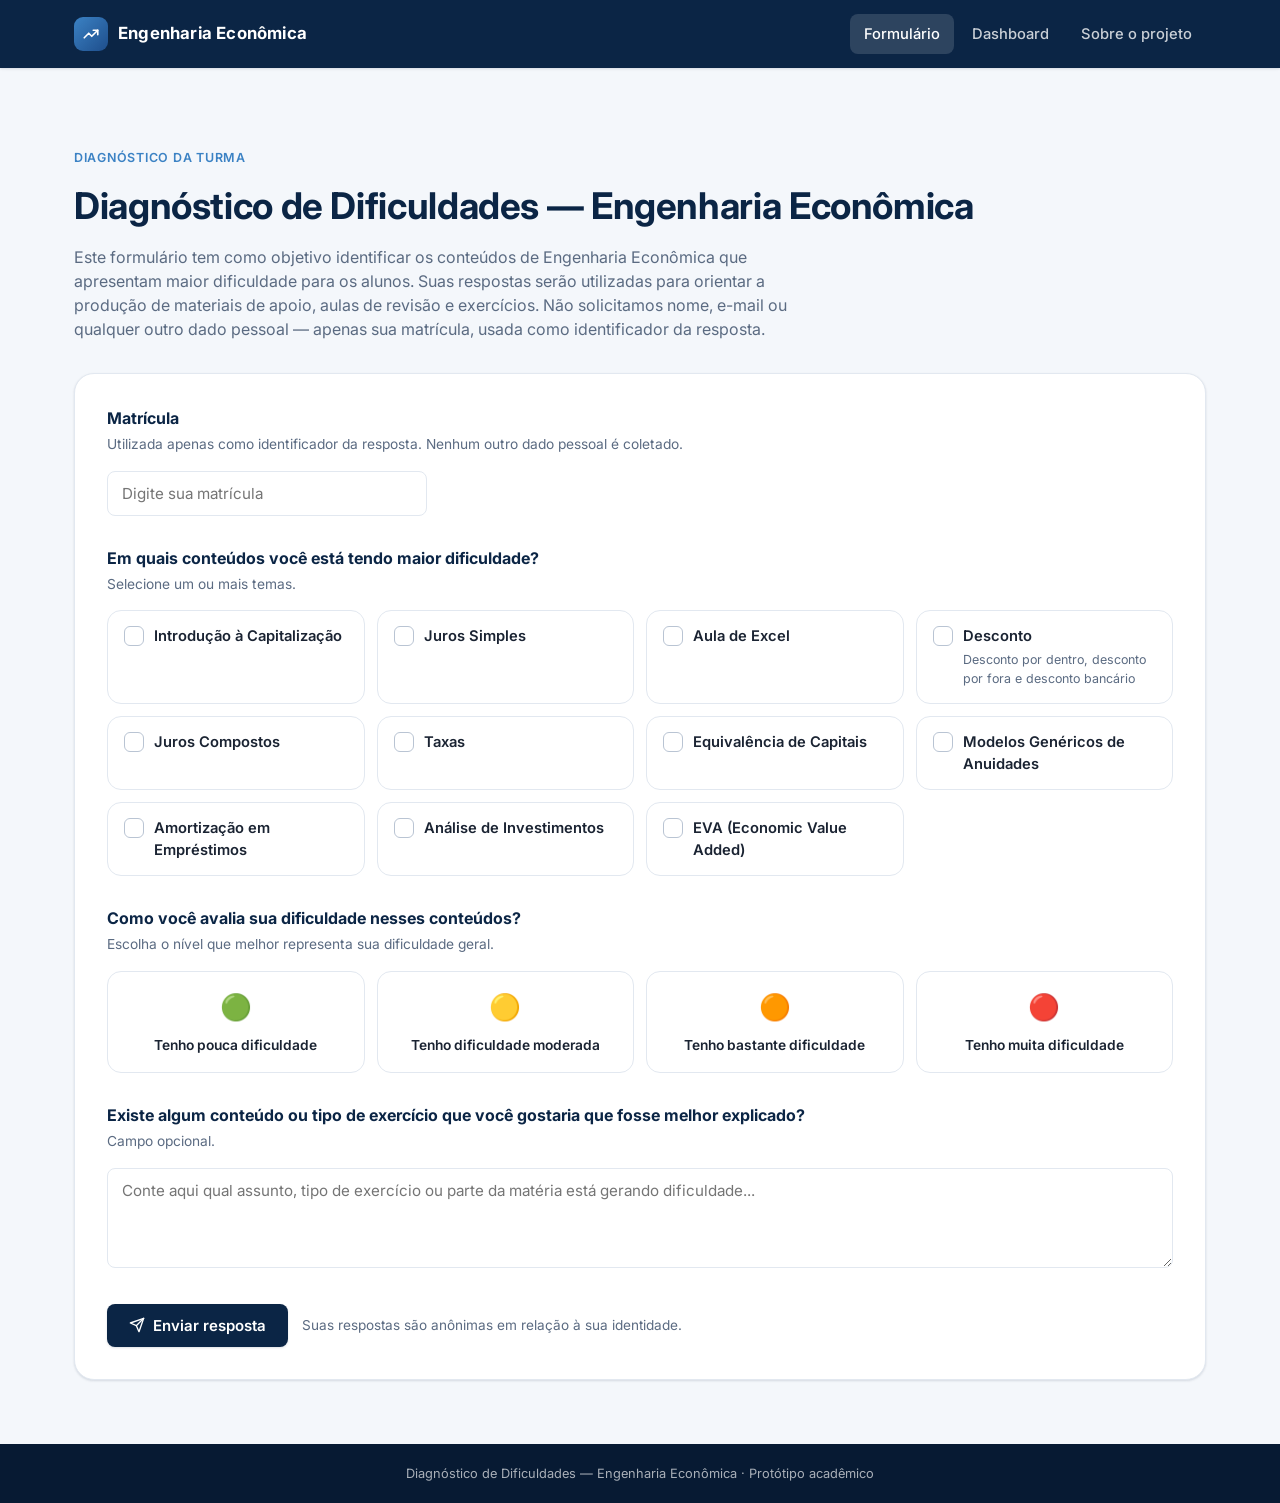
<file: index.html>
<!DOCTYPE html>
<html lang="pt-BR">
<head>
  <meta charset="UTF-8" />
  <meta name="viewport" content="width=device-width, initial-scale=1.0" />
  <title>Diagnóstico de Dificuldades — Engenharia Econômica</title>
  <link rel="preconnect" href="https://fonts.googleapis.com" />
  <link rel="preconnect" href="https://fonts.gstatic.com" crossorigin />
  <link href="https://fonts.googleapis.com/css2?family=Inter:wght@400;500;600;700;800&display=swap" rel="stylesheet" />
  <link rel="stylesheet" href="css/style.css" />
</head>
<body>
  <div class="page-shell">
    <nav class="navbar">
      <div class="container">
        <a href="index.html" class="navbar-brand">
          <span class="brand-icon">
            <svg width="18" height="18" viewBox="0 0 24 24" fill="none" xmlns="http://www.w3.org/2000/svg">
              <path d="M3 17L9 11L13 15L21 7" stroke="white" stroke-width="2.2" stroke-linecap="round" stroke-linejoin="round"/>
              <path d="M15 7H21V13" stroke="white" stroke-width="2.2" stroke-linecap="round" stroke-linejoin="round"/>
            </svg>
          </span>
          Engenharia Econômica
        </a>
        <button class="navbar-toggle" id="navToggle" aria-label="Abrir menu">
          <svg width="24" height="24" viewBox="0 0 24 24" fill="none"><path d="M3 6h18M3 12h18M3 18h18" stroke="white" stroke-width="2" stroke-linecap="round"/></svg>
        </button>
        <div class="navbar-links" id="navLinks">
          <a href="index.html">Formulário</a>
          <a href="dashboard.html">Dashboard</a>
          <a href="sobre.html">Sobre o projeto</a>
        </div>
      </div>
    </nav>

    <main>
      <div class="container">
        <header class="page-header">
          <span class="eyebrow">Diagnóstico da turma</span>
          <h1>Diagnóstico de Dificuldades — Engenharia Econômica</h1>
          <p>
            Este formulário tem como objetivo identificar os conteúdos de Engenharia Econômica que
            apresentam maior dificuldade para os alunos. Suas respostas serão utilizadas para orientar
            a produção de materiais de apoio, aulas de revisão e exercícios. Não solicitamos nome, e-mail
            ou qualquer outro dado pessoal — apenas sua matrícula, usada como identificador da resposta.
          </p>
        </header>

        <form id="diagnosticoForm" class="card form-card" novalidate>
          <!-- Matrícula -->
          <div class="form-section">
            <h2 class="form-section-title">Matrícula</h2>
            <p class="form-section-hint">Utilizada apenas como identificador da resposta. Nenhum outro dado pessoal é coletado.</p>
            <div class="matricula-input-wrap">
              <input type="text" id="matricula" name="matricula" placeholder="Digite sua matrícula" autocomplete="off" />
              <div class="field-error-msg" id="matriculaError">Informe sua matrícula para enviar a resposta.</div>
            </div>
          </div>

          <!-- Temas -->
          <div class="form-section">
            <h2 class="form-section-title">Em quais conteúdos você está tendo maior dificuldade?</h2>
            <p class="form-section-hint">Selecione um ou mais temas.</p>
            <div class="theme-grid" id="themeGrid"></div>
            <div class="field-error-msg" id="temasError">Selecione pelo menos um tema.</div>
          </div>

          <!-- Nível de dificuldade -->
          <div class="form-section">
            <h2 class="form-section-title">Como você avalia sua dificuldade nesses conteúdos?</h2>
            <p class="form-section-hint">Escolha o nível que melhor representa sua dificuldade geral.</p>
            <div class="difficulty-grid" id="difficultyGrid"></div>
            <div class="field-error-msg" id="nivelError">Selecione um nível de dificuldade.</div>
          </div>

          <!-- Comentário -->
          <div class="form-section">
            <h2 class="form-section-title">Existe algum conteúdo ou tipo de exercício que você gostaria que fosse melhor explicado?</h2>
            <p class="form-section-hint">Campo opcional.</p>
            <textarea id="comentario" name="comentario" placeholder="Conte aqui qual assunto, tipo de exercício ou parte da matéria está gerando dificuldade..."></textarea>
          </div>

          <div class="form-actions">
            <button type="submit" class="btn btn-primary" id="submitBtn">
              <svg width="16" height="16" viewBox="0 0 24 24" fill="none"><path d="M22 2L11 13" stroke="white" stroke-width="2" stroke-linecap="round" stroke-linejoin="round"/><path d="M22 2L15 22L11 13L2 9L22 2Z" stroke="white" stroke-width="2" stroke-linecap="round" stroke-linejoin="round"/></svg>
              Enviar resposta
            </button>
            <span class="text-muted" style="font-size:0.85rem;">Suas respostas são anônimas em relação à sua identidade.</span>
          </div>
        </form>
      </div>
    </main>

    <footer>
      Diagnóstico de Dificuldades — Engenharia Econômica · Protótipo acadêmico
    </footer>
  </div>

  <div class="toast" id="successToast">
    <span class="toast-icon">✅</span>
    <div>
      <strong>Resposta registrada com sucesso!</strong>
      <p>Obrigado por contribuir com o diagnóstico da turma.</p>
    </div>
  </div>

  <script src="js/data.js"></script>
  <script src="js/nav.js"></script>
  <script src="js/app.js"></script>
</body>
</html>
</file>
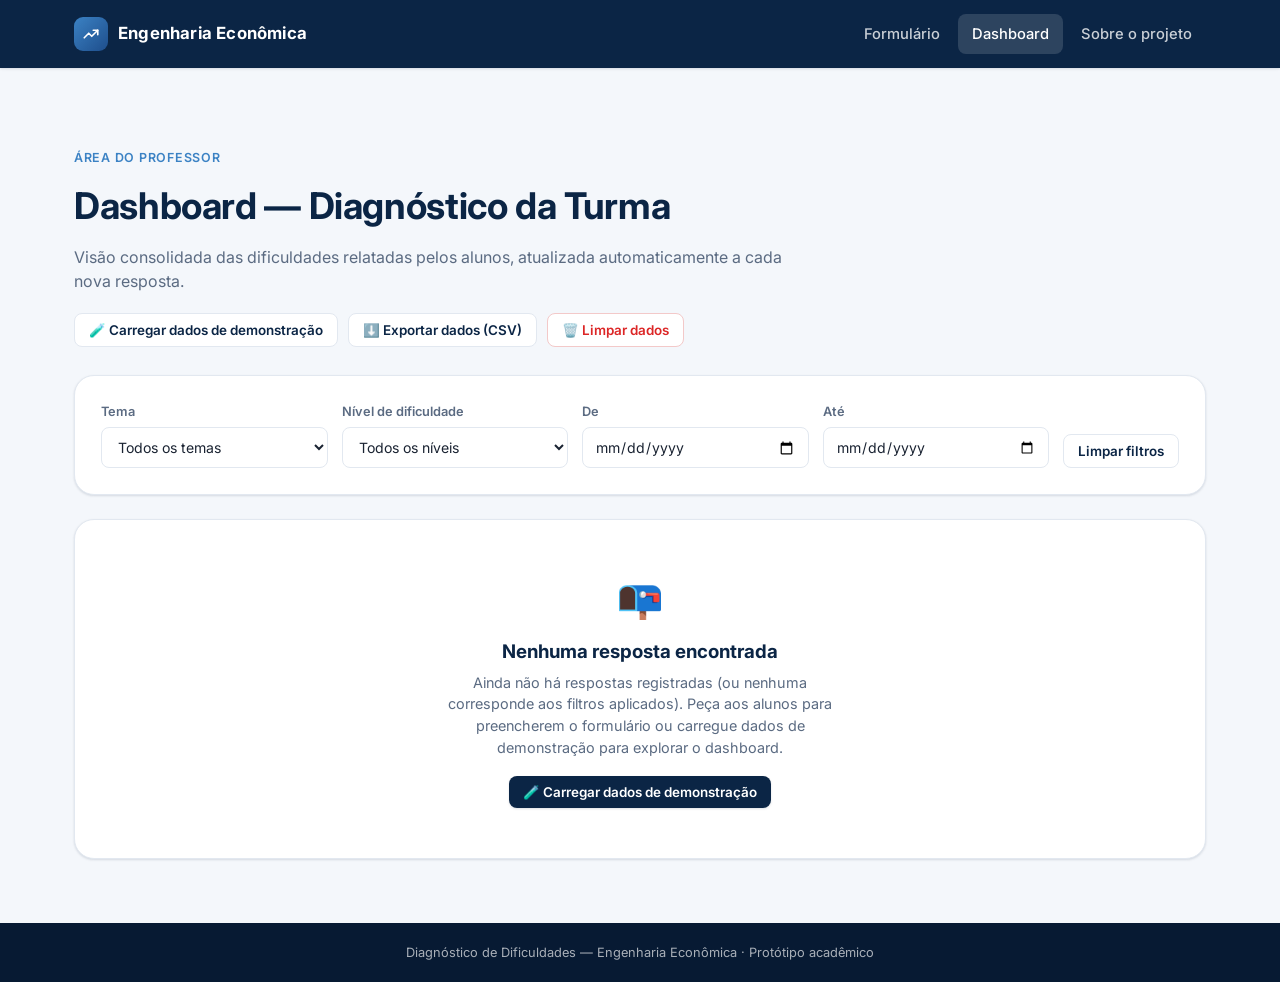
<file: dashboard.html>
<!DOCTYPE html>
<html lang="pt-BR">
<head>
  <meta charset="UTF-8" />
  <meta name="viewport" content="width=device-width, initial-scale=1.0" />
  <title>Dashboard — Diagnóstico da Turma | Engenharia Econômica</title>
  <link rel="preconnect" href="https://fonts.googleapis.com" />
  <link rel="preconnect" href="https://fonts.gstatic.com" crossorigin />
  <link href="https://fonts.googleapis.com/css2?family=Inter:wght@400;500;600;700;800&display=swap" rel="stylesheet" />
  <link rel="stylesheet" href="css/style.css" />
</head>
<body>
  <div class="page-shell">
    <nav class="navbar">
      <div class="container">
        <a href="index.html" class="navbar-brand">
          <span class="brand-icon">
            <svg width="18" height="18" viewBox="0 0 24 24" fill="none" xmlns="http://www.w3.org/2000/svg">
              <path d="M3 17L9 11L13 15L21 7" stroke="white" stroke-width="2.2" stroke-linecap="round" stroke-linejoin="round"/>
              <path d="M15 7H21V13" stroke="white" stroke-width="2.2" stroke-linecap="round" stroke-linejoin="round"/>
            </svg>
          </span>
          Engenharia Econômica
        </a>
        <button class="navbar-toggle" id="navToggle" aria-label="Abrir menu">
          <svg width="24" height="24" viewBox="0 0 24 24" fill="none"><path d="M3 6h18M3 12h18M3 18h18" stroke="white" stroke-width="2" stroke-linecap="round"/></svg>
        </button>
        <div class="navbar-links" id="navLinks">
          <a href="index.html">Formulário</a>
          <a href="dashboard.html">Dashboard</a>
          <a href="sobre.html">Sobre o projeto</a>
        </div>
      </div>
    </nav>

    <main>
      <div class="container">
        <header class="page-header">
          <div class="section-header">
            <div>
              <span class="eyebrow">Área do professor</span>
              <h1>Dashboard — Diagnóstico da Turma</h1>
              <p>Visão consolidada das dificuldades relatadas pelos alunos, atualizada automaticamente a cada nova resposta.</p>
            </div>
          </div>

          <div class="dashboard-toolbar">
            <button class="btn btn-secondary btn-sm" id="btnLoadDemo">
              🧪 Carregar dados de demonstração
            </button>
            <button class="btn btn-secondary btn-sm" id="btnRemoveDemo" style="display:none;">
              🧹 Remover dados de demonstração
            </button>
            <button class="btn btn-secondary btn-sm" id="btnExport">
              ⬇️ Exportar dados (CSV)
            </button>
            <button class="btn btn-danger btn-sm" id="btnClear">
              🗑️ Limpar dados
            </button>
          </div>

          <div class="demo-banner" id="demoBanner">
            ⚠️ Este dashboard está exibindo <strong>dados fictícios de demonstração</strong> misturados (ou não) com respostas reais. Use "Remover dados de demonstração" para ver apenas respostas reais.
          </div>
        </header>

        <!-- Filtros -->
        <div class="card filters-card">
          <div class="filter-field">
            <label for="filterTema">Tema</label>
            <select id="filterTema">
              <option value="">Todos os temas</option>
            </select>
          </div>
          <div class="filter-field">
            <label for="filterNivel">Nível de dificuldade</label>
            <select id="filterNivel">
              <option value="">Todos os níveis</option>
            </select>
          </div>
          <div class="filter-field">
            <label for="filterDataInicio">De</label>
            <input type="date" id="filterDataInicio" />
          </div>
          <div class="filter-field">
            <label for="filterDataFim">Até</label>
            <input type="date" id="filterDataFim" />
          </div>
          <div class="filter-field">
            <button class="btn btn-secondary btn-sm" id="btnClearFilters" style="width:100%;">Limpar filtros</button>
          </div>
        </div>

        <div id="dashboardContent">
          <!-- KPIs -->
          <section class="kpi-grid">
            <div class="kpi-card">
              <span class="kpi-icon">📊</span>
              <span class="kpi-label">Total de respostas</span>
              <span class="kpi-value" id="kpiTotal">0</span>
              <span class="kpi-sub">respostas registradas</span>
            </div>
            <div class="kpi-card">
              <span class="kpi-icon">🎓</span>
              <span class="kpi-label">Alunos únicos</span>
              <span class="kpi-value" id="kpiAlunos">0</span>
              <span class="kpi-sub">matrículas distintas</span>
            </div>
            <div class="kpi-card">
              <span class="kpi-icon">🔥</span>
              <span class="kpi-label">Tema com maior dificuldade</span>
              <span class="kpi-value" id="kpiTemaTop" style="font-size:1.05rem;">—</span>
              <span class="kpi-sub" id="kpiTemaTopSub">—</span>
            </div>
            <div class="kpi-card">
              <span class="kpi-icon">⚖️</span>
              <span class="kpi-label">Nível predominante</span>
              <span class="kpi-value" id="kpiNivelTop" style="font-size:1.05rem;">—</span>
              <span class="kpi-sub" id="kpiNivelTopSub">—</span>
            </div>
          </section>

          <!-- Gráficos -->
          <section class="charts-grid">
            <div class="card">
              <h2 class="card-title">Quantidade de alunos com dificuldade por tema</h2>
              <p class="card-subtitle">Ordenado do tema com maior para o menor número de indicações.</p>
              <div class="chart-wrap">
                <canvas id="chartTemas"></canvas>
              </div>
            </div>
            <div class="card">
              <h2 class="card-title">Nível de dificuldade da turma</h2>
              <p class="card-subtitle">Distribuição das respostas por nível geral.</p>
              <div class="chart-wrap chart-wrap-sm">
                <canvas id="chartNiveis"></canvas>
              </div>
            </div>
          </section>

          <!-- Ranking -->
          <section class="section card">
            <h2 class="card-title">Ranking de dificuldades</h2>
            <p class="card-subtitle">Calculado dinamicamente a partir das respostas filtradas.</p>
            <div class="table-wrap">
              <table class="ranking-table">
                <thead>
                  <tr>
                    <th>Posição</th>
                    <th>Tema</th>
                    <th>Alunos</th>
                    <th>% da turma</th>
                    <th></th>
                  </tr>
                </thead>
                <tbody id="rankingBody"></tbody>
              </table>
            </div>
          </section>

          <!-- Prioridades -->
          <section class="section">
            <div class="section-header">
              <div>
                <h2 class="card-title" style="margin-bottom:2px;">Prioridades para produção de material</h2>
                <p class="card-subtitle" style="margin-bottom:0;">Classificação automática com base no percentual de alunos que indicaram dificuldade em cada tema.</p>
              </div>
            </div>
            <div class="priority-grid">
              <div class="priority-card priority-alta">
                <h3>🔴 Alta prioridade</h3>
                <p class="priority-desc">Temas indicados por uma grande parte da turma.</p>
                <div id="priorityAlta"></div>
              </div>
              <div class="priority-card priority-media">
                <h3>🟡 Média prioridade</h3>
                <p class="priority-desc">Temas com quantidade intermediária de dificuldades.</p>
                <div id="priorityMedia"></div>
              </div>
              <div class="priority-card priority-baixa">
                <h3>🟢 Baixa prioridade</h3>
                <p class="priority-desc">Temas com poucas indicações.</p>
                <div id="priorityBaixa"></div>
              </div>
            </div>
          </section>

          <!-- Comentários -->
          <section class="section card">
            <h2 class="card-title">Comentários e solicitações dos alunos</h2>
            <p class="card-subtitle">Matrículas parcialmente mascaradas para preservar a privacidade dos alunos.</p>
            <div class="comments-grid" id="commentsGrid"></div>
          </section>
        </div>

        <!-- Estado vazio -->
        <div class="card empty-state" id="emptyState" style="display:none; margin-top:24px;">
          <div class="empty-icon">📭</div>
          <h3>Nenhuma resposta encontrada</h3>
          <p>Ainda não há respostas registradas (ou nenhuma corresponde aos filtros aplicados). Peça aos alunos para preencherem o formulário ou carregue dados de demonstração para explorar o dashboard.</p>
          <button class="btn btn-primary btn-sm" id="btnLoadDemoEmpty">🧪 Carregar dados de demonstração</button>
        </div>
      </div>
    </main>

    <footer>
      Diagnóstico de Dificuldades — Engenharia Econômica · Protótipo acadêmico
    </footer>
  </div>

  <!-- Modal de confirmação -->
  <div class="modal-overlay" id="confirmModal">
    <div class="modal-box">
      <h3 id="confirmTitle">Confirmar ação</h3>
      <p id="confirmMessage">Tem certeza?</p>
      <div class="modal-actions">
        <button class="btn btn-secondary btn-sm" id="confirmCancel">Cancelar</button>
        <button class="btn btn-danger btn-sm" id="confirmOk">Confirmar</button>
      </div>
    </div>
  </div>

  <script src="js/vendor/chart.umd.min.js"></script>
  <script src="js/data.js"></script>
  <script src="js/nav.js"></script>
  <script src="js/dashboard.js"></script>
</body>
</html>
</file>
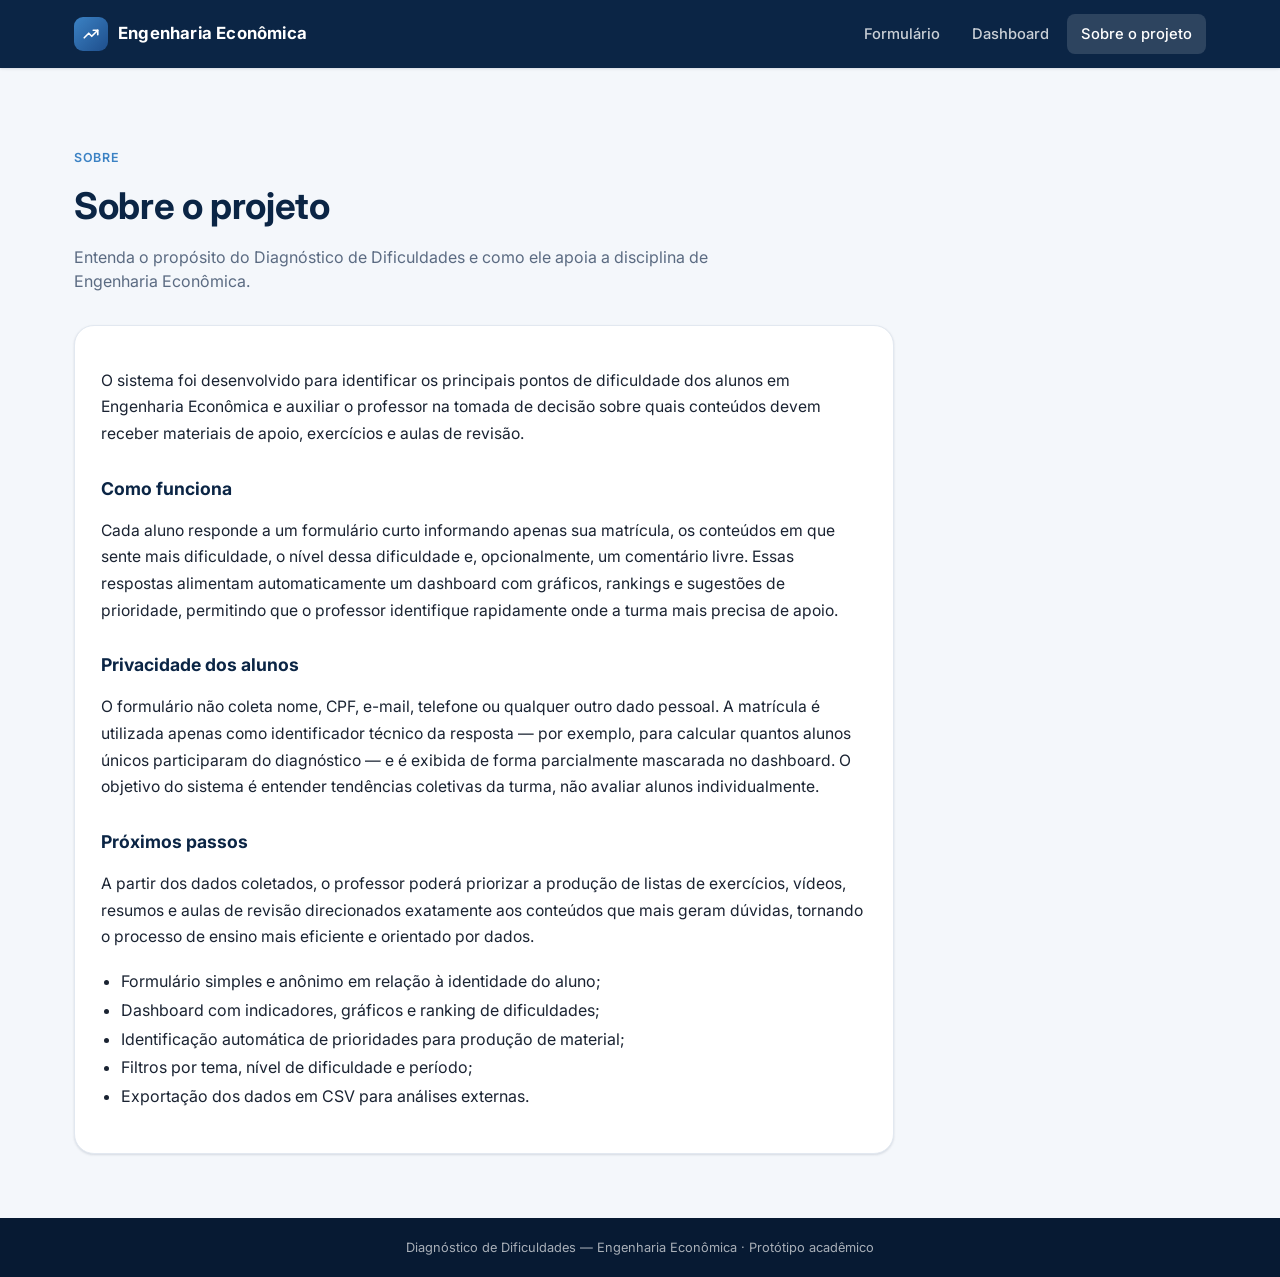
<file: sobre.html>
<!DOCTYPE html>
<html lang="pt-BR">
<head>
  <meta charset="UTF-8" />
  <meta name="viewport" content="width=device-width, initial-scale=1.0" />
  <title>Sobre o projeto | Engenharia Econômica</title>
  <link rel="preconnect" href="https://fonts.googleapis.com" />
  <link rel="preconnect" href="https://fonts.gstatic.com" crossorigin />
  <link href="https://fonts.googleapis.com/css2?family=Inter:wght@400;500;600;700;800&display=swap" rel="stylesheet" />
  <link rel="stylesheet" href="css/style.css" />
</head>
<body>
  <div class="page-shell">
    <nav class="navbar">
      <div class="container">
        <a href="index.html" class="navbar-brand">
          <span class="brand-icon">
            <svg width="18" height="18" viewBox="0 0 24 24" fill="none" xmlns="http://www.w3.org/2000/svg">
              <path d="M3 17L9 11L13 15L21 7" stroke="white" stroke-width="2.2" stroke-linecap="round" stroke-linejoin="round"/>
              <path d="M15 7H21V13" stroke="white" stroke-width="2.2" stroke-linecap="round" stroke-linejoin="round"/>
            </svg>
          </span>
          Engenharia Econômica
        </a>
        <button class="navbar-toggle" id="navToggle" aria-label="Abrir menu">
          <svg width="24" height="24" viewBox="0 0 24 24" fill="none"><path d="M3 6h18M3 12h18M3 18h18" stroke="white" stroke-width="2" stroke-linecap="round"/></svg>
        </button>
        <div class="navbar-links" id="navLinks">
          <a href="index.html">Formulário</a>
          <a href="dashboard.html">Dashboard</a>
          <a href="sobre.html">Sobre o projeto</a>
        </div>
      </div>
    </nav>

    <main>
      <div class="container">
        <header class="page-header">
          <span class="eyebrow">Sobre</span>
          <h1>Sobre o projeto</h1>
          <p>Entenda o propósito do Diagnóstico de Dificuldades e como ele apoia a disciplina de Engenharia Econômica.</p>
        </header>

        <div class="card about-card">
          <p>
            O sistema foi desenvolvido para identificar os principais pontos de dificuldade dos alunos em
            Engenharia Econômica e auxiliar o professor na tomada de decisão sobre quais conteúdos devem
            receber materiais de apoio, exercícios e aulas de revisão.
          </p>

          <h2>Como funciona</h2>
          <p>
            Cada aluno responde a um formulário curto informando apenas sua matrícula, os conteúdos em que
            sente mais dificuldade, o nível dessa dificuldade e, opcionalmente, um comentário livre. Essas
            respostas alimentam automaticamente um dashboard com gráficos, rankings e sugestões de
            prioridade, permitindo que o professor identifique rapidamente onde a turma mais precisa de
            apoio.
          </p>

          <h2>Privacidade dos alunos</h2>
          <p>
            O formulário não coleta nome, CPF, e-mail, telefone ou qualquer outro dado pessoal. A matrícula
            é utilizada apenas como identificador técnico da resposta — por exemplo, para calcular quantos
            alunos únicos participaram do diagnóstico — e é exibida de forma parcialmente mascarada no
            dashboard. O objetivo do sistema é entender tendências coletivas da turma, não avaliar alunos
            individualmente.
          </p>

          <h2>Próximos passos</h2>
          <p>
            A partir dos dados coletados, o professor poderá priorizar a produção de listas de exercícios,
            vídeos, resumos e aulas de revisão direcionados exatamente aos conteúdos que mais geram dúvidas,
            tornando o processo de ensino mais eficiente e orientado por dados.
          </p>

          <ul class="about-list">
            <li>Formulário simples e anônimo em relação à identidade do aluno;</li>
            <li>Dashboard com indicadores, gráficos e ranking de dificuldades;</li>
            <li>Identificação automática de prioridades para produção de material;</li>
            <li>Filtros por tema, nível de dificuldade e período;</li>
            <li>Exportação dos dados em CSV para análises externas.</li>
          </ul>
        </div>
      </div>
    </main>

    <footer>
      Diagnóstico de Dificuldades — Engenharia Econômica · Protótipo acadêmico
    </footer>
  </div>

  <script src="js/nav.js"></script>
</body>
</html>
</file>
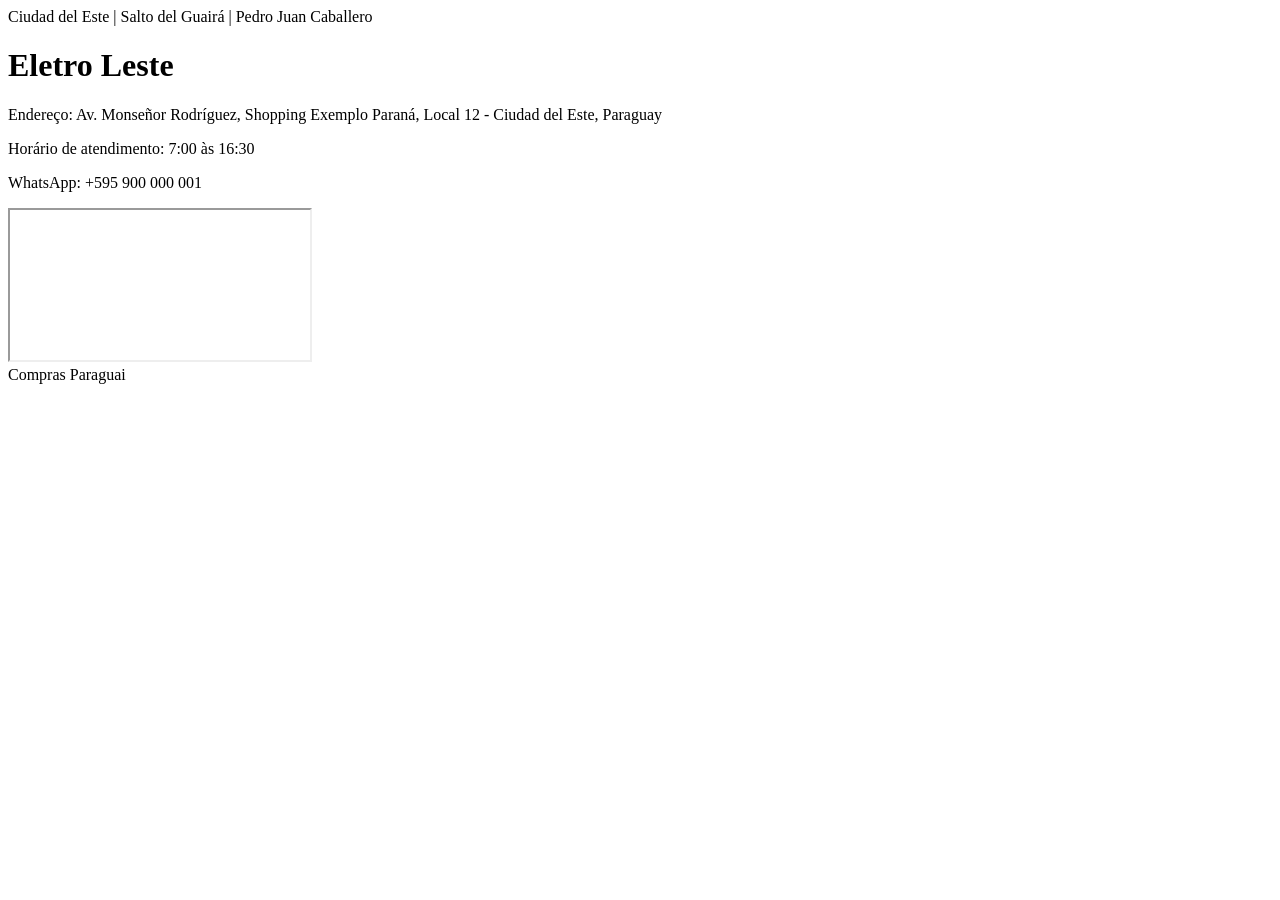
<file: lesteshop/tests/fixtures/loja_eletro-leste.html>
<!DOCTYPE html>
<html lang="pt-br"><head><meta charset="utf-8"><title>Eletro Leste - Compras Paraguai</title></head>
<body>
<header><nav>Ciudad del Este | Salto del Guairá | Pedro Juan Caballero</nav></header>
<main>
  <h1>Eletro Leste</h1>
  <div class="loja-info">
    <p class="loja-endereco">Endereço: Av. Monseñor Rodríguez, Shopping Exemplo Paraná, Local 12 - Ciudad del Este, Paraguay</p>
    <p>Horário de atendimento: 7:00 às 16:30</p>
    <p>WhatsApp: +595 900 000 001</p>
  </div>
  <iframe class="mapa" src="https://www.google.com/maps/embed/v1/place?key=XYZ&amp;q=-25.51094,-54.60975"></iframe>
</main>
<footer>Compras Paraguai</footer>
</body></html>
</file>
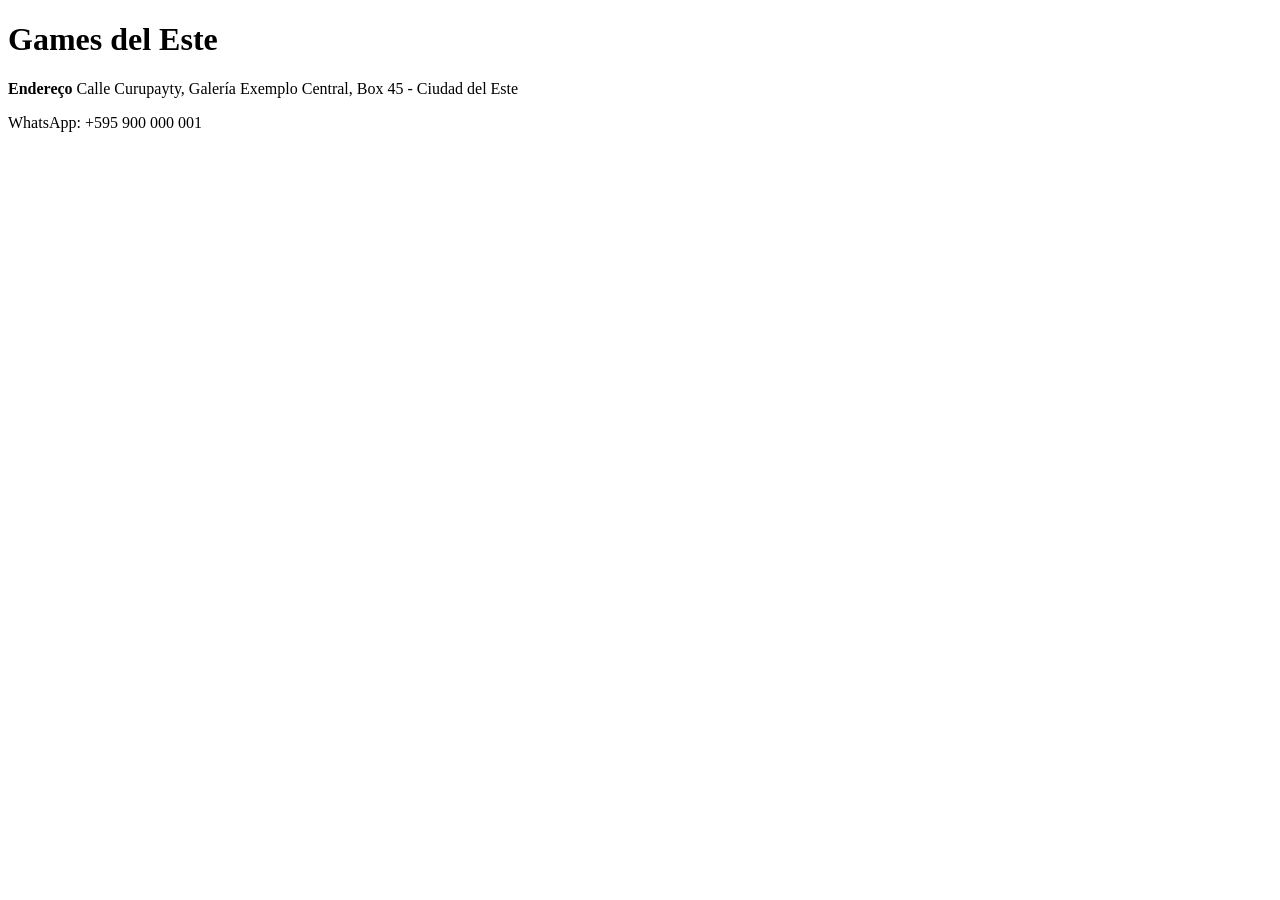
<file: lesteshop/tests/fixtures/loja_games-del-este.html>
<!DOCTYPE html>
<html lang="pt-br"><head><meta charset="utf-8"><title>Games del Este</title></head>
<body>
<main>
  <h1>Games del Este</h1>
  <div class="loja-info">
    <strong>Endereço</strong>
    <span>Calle Curupayty, Galería Exemplo Central, Box 45 - Ciudad del Este</span>
    <p>WhatsApp: +595 900 000 001</p>
  </div>
</main>
</body></html>
</file>
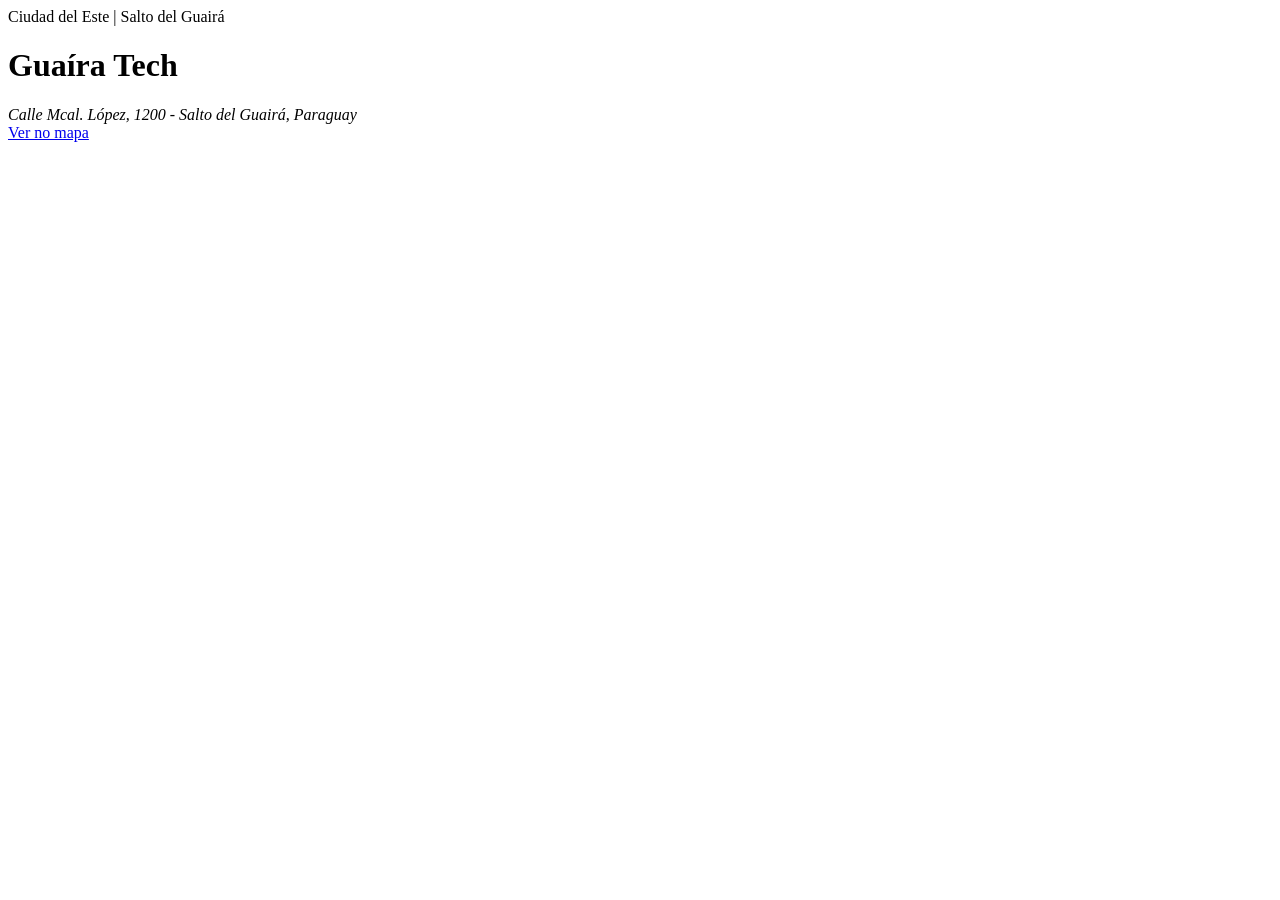
<file: lesteshop/tests/fixtures/loja_guaira-tech.html>
<!DOCTYPE html>
<html lang="pt-br"><head><meta charset="utf-8"><title>Guaíra Tech</title></head>
<body>
<header><nav>Ciudad del Este | Salto del Guairá</nav></header>
<main>
  <h1>Guaíra Tech</h1>
  <address>Calle Mcal. López, 1200 - Salto del Guairá, Paraguay</address>
  <a href="https://www.google.com/maps/@-24.0634,-54.3077,17z">Ver no mapa</a>
</main>
</body></html>
</file>
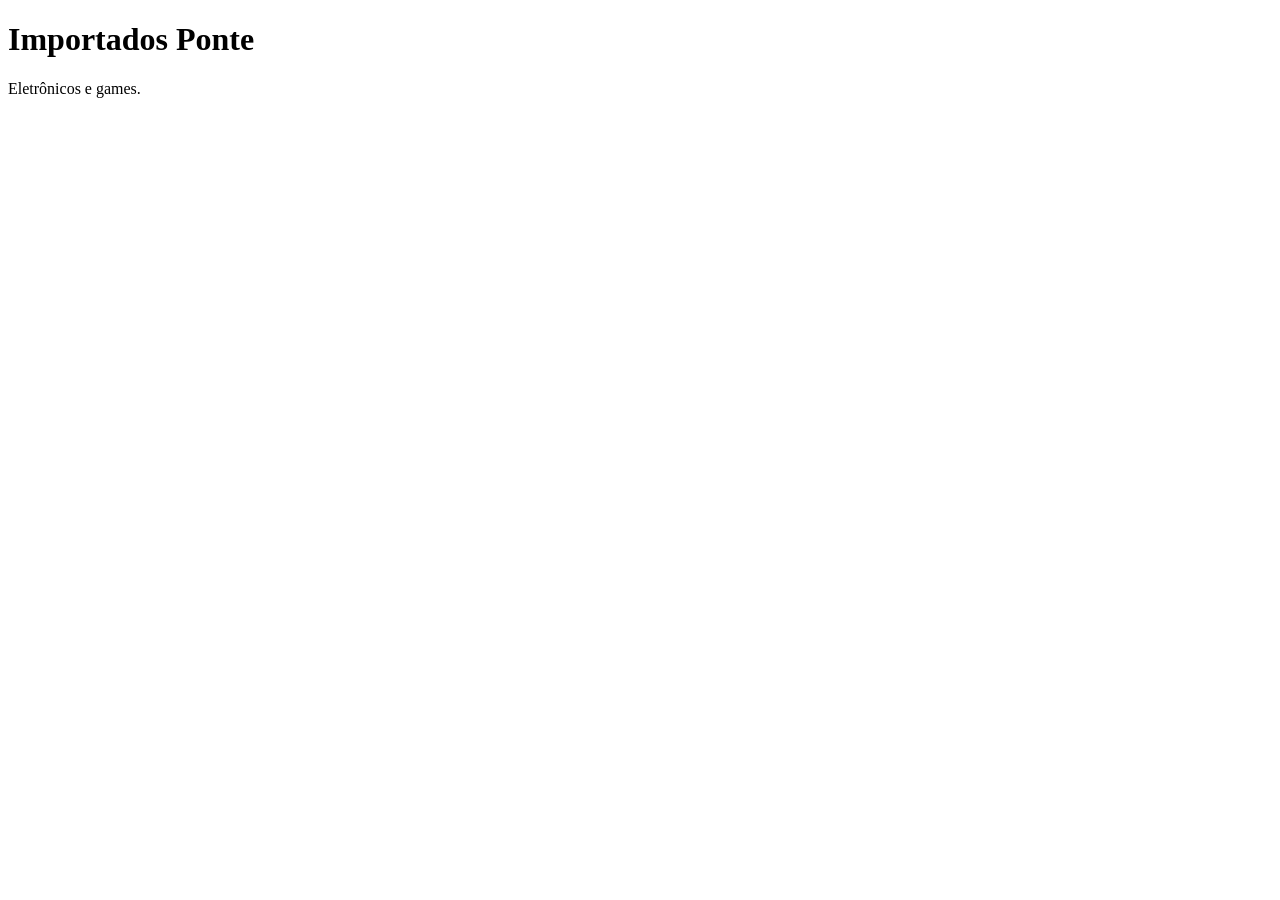
<file: lesteshop/tests/fixtures/loja_importados-ponte.html>
<!DOCTYPE html>
<html lang="pt-br"><head><meta charset="utf-8"><title>Importados Ponte</title>
<script type="application/ld+json">
{"@context":"https://schema.org","@type":"Store","name":"Importados Ponte",
 "address":{"@type":"PostalAddress","streetAddress":"Av. San Blas, Edificio Exemplo Sul, Piso 3","addressLocality":"Ciudad del Este","addressCountry":"PY"},
 "geo":{"@type":"GeoCoordinates","latitude":-25.5148,"longitude":-54.6121}}
</script></head>
<body><main><h1>Importados Ponte</h1><p>Eletrônicos e games.</p></main></body></html>
</file>
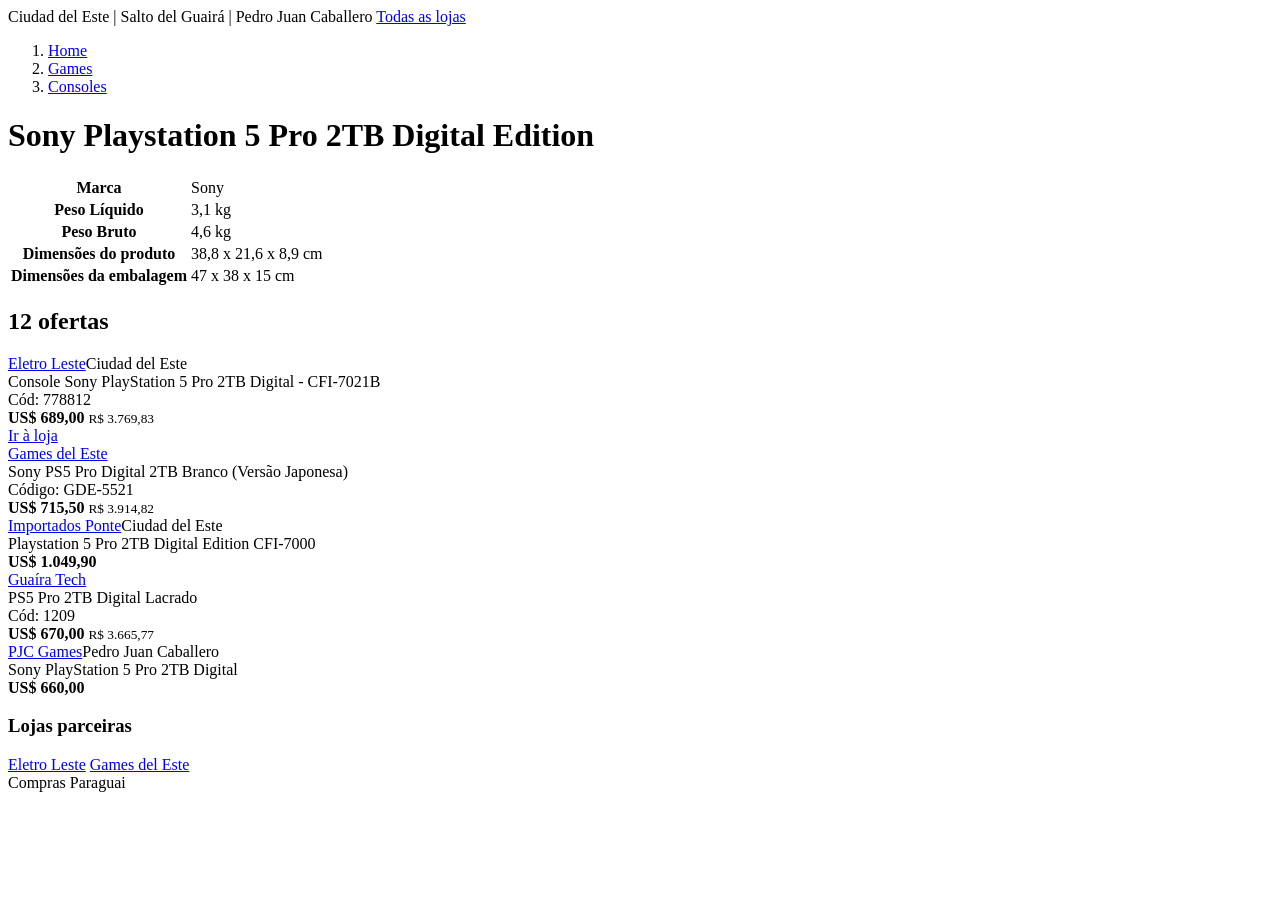
<file: lesteshop/tests/fixtures/modelo_ps5pro.html>
<!DOCTYPE html>
<html lang="pt-br"><head><meta charset="utf-8"><title>Sony Playstation 5 Pro 2TB Digital Edition - Compras Paraguai</title></head>
<body>
<header><nav>Ciudad del Este | Salto del Guairá | Pedro Juan Caballero <a href="/lojas/">Todas as lojas</a></nav></header>
<main>
  <ol class="breadcrumb"><li><a href="/">Home</a></li><li><a href="/games/">Games</a></li><li><a href="/consoles/">Consoles</a></li></ol>
  <h1>Sony Playstation 5 Pro 2TB Digital Edition</h1>
  <section class="especificacoes">
    <table>
      <tr><th>Marca</th><td>Sony</td></tr>
      <tr><th>Peso Líquido</th><td>3,1 kg</td></tr>
      <tr><th>Peso Bruto</th><td>4,6 kg</td></tr>
      <tr><th>Dimensões do produto</th><td>38,8 x 21,6 x 8,9 cm</td></tr>
      <tr><th>Dimensões da embalagem</th><td>47 x 38 x 15 cm</td></tr>
    </table>
  </section>
  <section class="ofertas">
    <h2>12 ofertas</h2>
    <div class="ofertas-list">
      <div class="oferta-item">
        <div class="oferta-loja"><a href="/lojas/eletro-leste/" title="Eletro Leste">Eletro Leste</a><span class="oferta-cidade">Ciudad del Este</span></div>
        <div class="oferta-titulo">Console Sony PlayStation 5 Pro 2TB Digital - CFI-7021B</div>
        <div class="oferta-codigo">Cód: 778812</div>
        <div class="oferta-preco"><strong>US$ 689,00</strong> <small>R$ 3.769,83</small></div>
        <a class="btn" href="/lojas/eletro-leste/">Ir à loja</a>
      </div>
      <div class="oferta-item">
        <div class="oferta-loja"><a href="/lojas/games-del-este/">Games del Este</a></div>
        <div class="oferta-titulo">Sony PS5 Pro Digital 2TB Branco (Versão Japonesa)</div>
        <div class="oferta-codigo">Código: GDE-5521</div>
        <div class="oferta-preco"><strong>US$ 715,50</strong> <small>R$ 3.914,82</small></div>
      </div>
      <div class="oferta-item">
        <div class="oferta-loja"><a href="/lojas/importados-ponte/">Importados Ponte</a><span class="oferta-cidade">Ciudad del Este</span></div>
        <div class="oferta-titulo">Playstation 5 Pro 2TB Digital Edition CFI-7000</div>
        <div class="oferta-preco"><strong>US$ 1.049,90</strong></div>
      </div>
      <div class="oferta-item">
        <div class="oferta-loja"><a href="/lojas/guaira-tech/">Guaíra Tech</a></div>
        <div class="oferta-titulo">PS5 Pro 2TB Digital Lacrado</div>
        <div class="oferta-codigo">Cód: 1209</div>
        <div class="oferta-preco"><strong>US$ 670,00</strong> <small>R$ 3.665,77</small></div>
      </div>
      <div class="oferta-item">
        <div class="oferta-loja"><a href="/lojas/pjc-games/">PJC Games</a><span class="oferta-cidade">Pedro Juan Caballero</span></div>
        <div class="oferta-titulo">Sony PlayStation 5 Pro 2TB Digital</div>
        <div class="oferta-preco"><strong>US$ 660,00</strong></div>
      </div>
    </div>
  </section>
  <aside class="lojas-relacionadas"><h3>Lojas parceiras</h3><a href="/lojas/eletro-leste/">Eletro Leste</a> <a href="/lojas/games-del-este/">Games del Este</a></aside>
</main>
<footer>Compras Paraguai</footer>
</body></html>
</file>
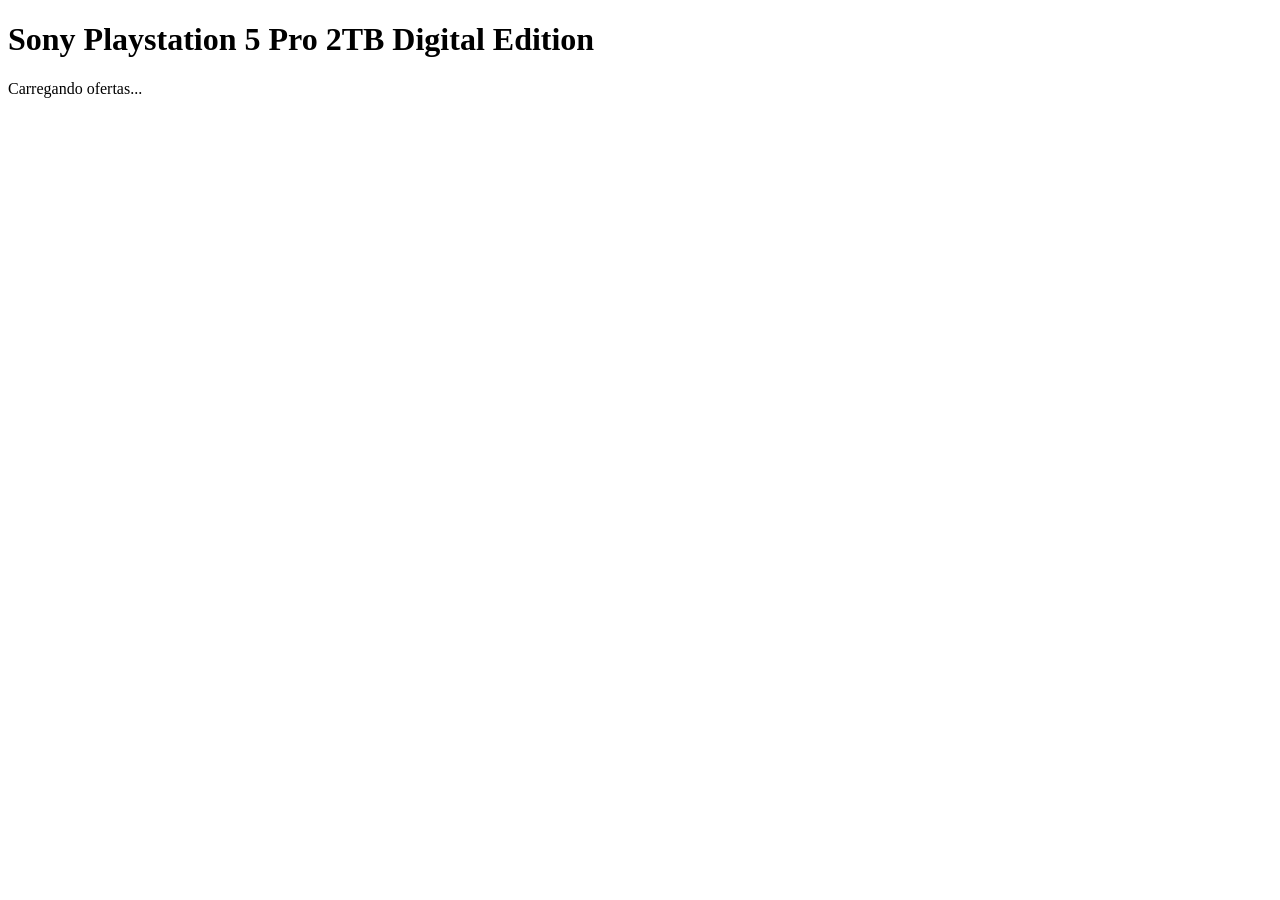
<file: lesteshop/tests/fixtures/modelo_quebrado.html>
<!DOCTYPE html>
<html><head><meta charset="utf-8"><title>Sony Playstation 5 Pro</title></head>
<body><main>
  <h1>Sony Playstation 5 Pro 2TB Digital Edition</h1>
  <div id="app" data-ofertas-carregadas-por-javascript="true"></div>
  <p>Carregando ofertas...</p>
</main></body></html>
</file>
<file: css/style.css>
/* =========================================================================
   Diagnóstico de Dificuldades — Engenharia Econômica
   Folha de estilos compartilhada entre formulário, dashboard e sobre.
   ========================================================================= */

:root {
  --color-primary: #0b2545;
  --color-primary-dark: #071a33;
  --color-primary-light: #1e4e8c;
  --color-accent: #3b82c4;
  --color-bg: #f4f7fb;
  --color-surface: #ffffff;
  --color-border: #e2e8f0;
  --color-text: #1a2332;
  --color-text-muted: #5b6b82;

  --color-green: #16a34a;
  --color-green-bg: #e9f8ef;
  --color-yellow: #ca8a04;
  --color-yellow-bg: #fef9e7;
  --color-orange: #ea580c;
  --color-orange-bg: #fff1e8;
  --color-red: #dc2626;
  --color-red-bg: #fdeaea;

  --radius-sm: 8px;
  --radius-md: 14px;
  --radius-lg: 20px;

  --shadow-sm: 0 1px 3px rgba(11, 37, 69, 0.08), 0 1px 2px rgba(11, 37, 69, 0.06);
  --shadow-md: 0 8px 24px rgba(11, 37, 69, 0.09);
  --shadow-lg: 0 16px 40px rgba(11, 37, 69, 0.14);

  --font-sans: 'Inter', -apple-system, BlinkMacSystemFont, 'Segoe UI', Roboto, sans-serif;
}

* {
  box-sizing: border-box;
}

html {
  scroll-behavior: smooth;
}

body {
  margin: 0;
  font-family: var(--font-sans);
  background: var(--color-bg);
  color: var(--color-text);
  -webkit-font-smoothing: antialiased;
  line-height: 1.5;
}

img,
svg {
  display: block;
}

a {
  color: inherit;
}

button,
input,
textarea,
select {
  font-family: inherit;
}

/* ---------------------------------------------------------------------
   Layout de página
   --------------------------------------------------------------------- */

.page-shell {
  min-height: 100vh;
  display: flex;
  flex-direction: column;
}

.container {
  width: 100%;
  max-width: 1180px;
  margin: 0 auto;
  padding: 0 24px;
}

main {
  flex: 1;
  padding: 40px 0 64px;
}

/* ---------------------------------------------------------------------
   Navbar
   --------------------------------------------------------------------- */

.navbar {
  background: var(--color-primary);
  color: #fff;
  position: sticky;
  top: 0;
  z-index: 50;
  box-shadow: var(--shadow-sm);
}

.navbar .container {
  display: flex;
  align-items: center;
  justify-content: space-between;
  height: 68px;
}

.navbar-brand {
  display: flex;
  align-items: center;
  gap: 10px;
  font-weight: 700;
  font-size: 1.05rem;
  letter-spacing: 0.2px;
  text-decoration: none;
  color: #fff;
}

.navbar-brand .brand-icon {
  width: 34px;
  height: 34px;
  border-radius: 9px;
  background: linear-gradient(135deg, var(--color-accent), var(--color-primary-light));
  display: flex;
  align-items: center;
  justify-content: center;
  flex-shrink: 0;
}

.navbar-links {
  display: flex;
  align-items: center;
  gap: 4px;
}

.navbar-links a {
  text-decoration: none;
  color: rgba(255, 255, 255, 0.78);
  font-size: 0.92rem;
  font-weight: 500;
  padding: 9px 14px;
  border-radius: var(--radius-sm);
  transition: background 0.15s, color 0.15s;
}

.navbar-links a:hover {
  color: #fff;
  background: rgba(255, 255, 255, 0.08);
}

.navbar-links a.active {
  color: #fff;
  background: rgba(255, 255, 255, 0.14);
}

.navbar-toggle {
  display: none;
  background: none;
  border: none;
  color: #fff;
  cursor: pointer;
  padding: 6px;
}

@media (max-width: 720px) {
  .navbar-toggle {
    display: block;
  }

  .navbar-links {
    position: absolute;
    top: 68px;
    left: 0;
    right: 0;
    background: var(--color-primary-dark);
    flex-direction: column;
    align-items: stretch;
    gap: 0;
    padding: 8px;
    display: none;
  }

  .navbar-links.open {
    display: flex;
  }

  .navbar-links a {
    padding: 12px 14px;
  }
}

/* ---------------------------------------------------------------------
   Hero / page header
   --------------------------------------------------------------------- */

.page-header {
  padding: 36px 0 8px;
}

.page-header .eyebrow {
  display: inline-flex;
  align-items: center;
  gap: 6px;
  font-size: 0.78rem;
  font-weight: 600;
  text-transform: uppercase;
  letter-spacing: 0.06em;
  color: var(--color-accent);
  margin-bottom: 10px;
}

.page-header h1 {
  font-size: clamp(1.6rem, 3vw, 2.3rem);
  margin: 0 0 12px;
  color: var(--color-primary);
  letter-spacing: -0.01em;
}

.page-header p {
  color: var(--color-text-muted);
  max-width: 720px;
  font-size: 1rem;
  margin: 0;
}

/* ---------------------------------------------------------------------
   Cards
   --------------------------------------------------------------------- */

.card {
  background: var(--color-surface);
  border-radius: var(--radius-lg);
  border: 1px solid var(--color-border);
  box-shadow: var(--shadow-sm);
  padding: 26px;
}

.card-title {
  font-size: 1.05rem;
  font-weight: 700;
  color: var(--color-primary);
  margin: 0 0 4px;
}

.card-subtitle {
  color: var(--color-text-muted);
  font-size: 0.88rem;
  margin: 0 0 18px;
}

/* ---------------------------------------------------------------------
   Formulário
   --------------------------------------------------------------------- */

.form-card {
  margin-top: 24px;
  padding: 32px;
}

.form-section {
  margin-bottom: 30px;
}

.form-section:last-of-type {
  margin-bottom: 0;
}

.form-section-title {
  font-size: 1rem;
  font-weight: 700;
  color: var(--color-primary);
  margin: 0 0 4px;
  display: flex;
  align-items: center;
  gap: 8px;
}

.form-section-hint {
  color: var(--color-text-muted);
  font-size: 0.86rem;
  margin: 0 0 16px;
}

label.field-label {
  display: block;
  font-weight: 600;
  font-size: 0.9rem;
  margin-bottom: 8px;
  color: var(--color-text);
}

input[type='text'],
textarea {
  width: 100%;
  padding: 12px 14px;
  border: 1.5px solid var(--color-border);
  border-radius: var(--radius-sm);
  font-size: 0.95rem;
  color: var(--color-text);
  background: #fff;
  transition: border-color 0.15s, box-shadow 0.15s;
}

input[type='text']:focus,
textarea:focus {
  outline: none;
  border-color: var(--color-accent);
  box-shadow: 0 0 0 3px rgba(59, 130, 196, 0.16);
}

input.field-error,
textarea.field-error {
  border-color: var(--color-red);
}

.field-error-msg {
  color: var(--color-red);
  font-size: 0.82rem;
  margin-top: 6px;
  display: none;
}

.field-error-msg.visible {
  display: block;
}

textarea {
  resize: vertical;
  min-height: 100px;
}

.matricula-input-wrap {
  max-width: 320px;
}

/* Grid de temas */

.theme-grid {
  display: grid;
  grid-template-columns: repeat(auto-fill, minmax(230px, 1fr));
  gap: 12px;
}

.theme-card {
  position: relative;
  border: 1.5px solid var(--color-border);
  border-radius: var(--radius-md);
  padding: 14px 16px;
  cursor: pointer;
  background: #fff;
  transition: border-color 0.15s, background 0.15s, transform 0.1s;
  display: flex;
  flex-direction: column;
  gap: 4px;
}

.theme-card:hover {
  border-color: var(--color-accent);
}

.theme-card input {
  position: absolute;
  opacity: 0;
  pointer-events: none;
}

.theme-card .theme-card-top {
  display: flex;
  align-items: flex-start;
  gap: 10px;
}

.theme-card .checkbox-visual {
  width: 20px;
  height: 20px;
  border-radius: 6px;
  border: 1.5px solid #b9c4d3;
  flex-shrink: 0;
  margin-top: 1px;
  display: flex;
  align-items: center;
  justify-content: center;
  transition: background 0.15s, border-color 0.15s;
}

.theme-card .checkbox-visual svg {
  width: 12px;
  height: 12px;
  opacity: 0;
  transition: opacity 0.1s;
}

.theme-card .theme-name {
  font-weight: 600;
  font-size: 0.92rem;
  color: var(--color-text);
}

.theme-card .theme-hint {
  font-size: 0.78rem;
  color: var(--color-text-muted);
  padding-left: 30px;
  margin: 0;
}

.theme-card.selected {
  border-color: var(--color-accent);
  background: #eef5fc;
}

.theme-card.selected .checkbox-visual {
  background: var(--color-accent);
  border-color: var(--color-accent);
}

.theme-card.selected .checkbox-visual svg {
  opacity: 1;
}

/* Nível de dificuldade */

.difficulty-grid {
  display: grid;
  grid-template-columns: repeat(auto-fit, minmax(210px, 1fr));
  gap: 12px;
}

.difficulty-card {
  border: 1.5px solid var(--color-border);
  border-radius: var(--radius-md);
  padding: 16px;
  cursor: pointer;
  background: #fff;
  text-align: center;
  transition: border-color 0.15s, background 0.15s, box-shadow 0.15s;
}

.difficulty-card input {
  position: absolute;
  opacity: 0;
  pointer-events: none;
}

.difficulty-card .emoji {
  font-size: 1.6rem;
  display: block;
  margin-bottom: 6px;
}

.difficulty-card .label {
  font-size: 0.86rem;
  font-weight: 600;
  color: var(--color-text);
}

.difficulty-card.selected {
  box-shadow: 0 0 0 2px var(--card-color, var(--color-accent)) inset;
  background: var(--card-bg, #eef5fc);
}

/* Botões */

.btn {
  display: inline-flex;
  align-items: center;
  justify-content: center;
  gap: 8px;
  border: none;
  border-radius: var(--radius-sm);
  padding: 12px 22px;
  font-size: 0.94rem;
  font-weight: 600;
  cursor: pointer;
  transition: background 0.15s, transform 0.05s, box-shadow 0.15s;
}

.btn:active {
  transform: translateY(1px);
}

.btn-primary {
  background: var(--color-primary);
  color: #fff;
  box-shadow: var(--shadow-sm);
}

.btn-primary:hover {
  background: var(--color-primary-light);
}

.btn-secondary {
  background: #fff;
  color: var(--color-primary);
  border: 1.5px solid var(--color-border);
}

.btn-secondary:hover {
  border-color: var(--color-accent);
  color: var(--color-accent);
}

.btn-danger {
  background: #fff;
  color: var(--color-red);
  border: 1.5px solid #f3c9c9;
}

.btn-danger:hover {
  background: var(--color-red-bg);
}

.btn-sm {
  padding: 8px 14px;
  font-size: 0.84rem;
}

.btn:disabled {
  opacity: 0.55;
  cursor: not-allowed;
}

.form-actions {
  display: flex;
  align-items: center;
  gap: 14px;
  margin-top: 30px;
}

/* Toast de sucesso */

.toast {
  position: fixed;
  top: 84px;
  right: 24px;
  max-width: 360px;
  background: var(--color-green-bg);
  border: 1.5px solid #b8e6c9;
  color: #14532d;
  padding: 16px 18px;
  border-radius: var(--radius-md);
  box-shadow: var(--shadow-lg);
  display: flex;
  gap: 12px;
  align-items: flex-start;
  transform: translateX(420px);
  opacity: 0;
  pointer-events: none;
  transition: transform 0.28s ease, opacity 0.28s ease;
  z-index: 100;
}

.toast.visible {
  transform: translateX(0);
  opacity: 1;
  pointer-events: auto;
}

.toast .toast-icon {
  font-size: 1.2rem;
  flex-shrink: 0;
}

.toast strong {
  display: block;
  margin-bottom: 2px;
  font-size: 0.92rem;
}

.toast p {
  margin: 0;
  font-size: 0.85rem;
  line-height: 1.4;
}

@media (max-width: 520px) {
  .toast {
    left: 16px;
    right: 16px;
    top: 78px;
    max-width: none;
    transform: translateY(-100px);
  }

  .toast.visible {
    transform: translateY(0);
  }
}

/* ---------------------------------------------------------------------
   Dashboard
   --------------------------------------------------------------------- */

.dashboard-toolbar {
  display: flex;
  flex-wrap: wrap;
  gap: 10px;
  margin-top: 20px;
}

.kpi-grid {
  display: grid;
  grid-template-columns: repeat(4, 1fr);
  gap: 16px;
  margin-top: 28px;
}

@media (max-width: 980px) {
  .kpi-grid {
    grid-template-columns: repeat(2, 1fr);
  }
}

@media (max-width: 560px) {
  .kpi-grid {
    grid-template-columns: 1fr;
  }
}

.kpi-card {
  background: var(--color-surface);
  border: 1px solid var(--color-border);
  border-radius: var(--radius-lg);
  box-shadow: var(--shadow-sm);
  padding: 20px 22px;
  display: flex;
  flex-direction: column;
  gap: 8px;
}

.kpi-card .kpi-icon {
  width: 38px;
  height: 38px;
  border-radius: 10px;
  display: flex;
  align-items: center;
  justify-content: center;
  background: #eef5fc;
  color: var(--color-primary-light);
  margin-bottom: 4px;
}

.kpi-card .kpi-label {
  font-size: 0.8rem;
  color: var(--color-text-muted);
  font-weight: 600;
  text-transform: uppercase;
  letter-spacing: 0.04em;
}

.kpi-card .kpi-value {
  font-size: 1.6rem;
  font-weight: 800;
  color: var(--color-primary);
  line-height: 1.15;
}

.kpi-card .kpi-sub {
  font-size: 0.8rem;
  color: var(--color-text-muted);
}

.charts-grid {
  display: grid;
  grid-template-columns: 1.4fr 1fr;
  gap: 20px;
  margin-top: 20px;
  align-items: stretch;
}

@media (max-width: 900px) {
  .charts-grid {
    grid-template-columns: 1fr;
  }
}

.chart-wrap {
  position: relative;
  height: 320px;
}

.chart-wrap.chart-wrap-sm {
  height: 280px;
}

.section {
  margin-top: 28px;
}

/* Filtros */

.filters-card {
  margin-top: 20px;
  display: grid;
  grid-template-columns: repeat(4, 1fr) auto;
  gap: 14px;
  align-items: end;
}

@media (max-width: 900px) {
  .filters-card {
    grid-template-columns: repeat(2, 1fr);
  }
}

@media (max-width: 560px) {
  .filters-card {
    grid-template-columns: 1fr;
  }
}

.filter-field label {
  display: block;
  font-size: 0.8rem;
  font-weight: 600;
  color: var(--color-text-muted);
  margin-bottom: 6px;
}

.filter-field select,
.filter-field input[type='date'] {
  width: 100%;
  padding: 10px 12px;
  border: 1.5px solid var(--color-border);
  border-radius: var(--radius-sm);
  font-size: 0.88rem;
  background: #fff;
  color: var(--color-text);
}

.filter-field select:focus,
.filter-field input[type='date']:focus {
  outline: none;
  border-color: var(--color-accent);
}

/* Tabela de ranking */

.table-wrap {
  overflow-x: auto;
}

table.ranking-table {
  width: 100%;
  border-collapse: collapse;
  font-size: 0.9rem;
}

table.ranking-table th,
table.ranking-table td {
  text-align: left;
  padding: 12px 14px;
  border-bottom: 1px solid var(--color-border);
  white-space: nowrap;
}

table.ranking-table th {
  color: var(--color-text-muted);
  font-size: 0.76rem;
  text-transform: uppercase;
  letter-spacing: 0.04em;
  font-weight: 700;
}

table.ranking-table td.theme-cell {
  white-space: normal;
  font-weight: 600;
  color: var(--color-text);
}

table.ranking-table tbody tr:hover {
  background: #f7fafd;
}

.rank-badge {
  display: inline-flex;
  align-items: center;
  justify-content: center;
  width: 26px;
  height: 26px;
  border-radius: 50%;
  background: #eef5fc;
  color: var(--color-primary);
  font-weight: 700;
  font-size: 0.8rem;
}

.mini-bar-track {
  width: 100%;
  min-width: 90px;
  height: 8px;
  border-radius: 5px;
  background: #eef1f6;
  overflow: hidden;
}

.mini-bar-fill {
  height: 100%;
  border-radius: 5px;
  background: var(--color-accent);
}

/* Prioridades */

.priority-grid {
  display: grid;
  grid-template-columns: repeat(3, 1fr);
  gap: 16px;
  margin-top: 20px;
}

@media (max-width: 900px) {
  .priority-grid {
    grid-template-columns: 1fr;
  }
}

.priority-card {
  border-radius: var(--radius-lg);
  padding: 20px;
  border: 1.5px solid;
}

.priority-card.priority-alta {
  background: var(--color-red-bg);
  border-color: #f4c6c6;
}

.priority-card.priority-media {
  background: var(--color-yellow-bg);
  border-color: #f3e2a3;
}

.priority-card.priority-baixa {
  background: var(--color-green-bg);
  border-color: #b8e6c9;
}

.priority-card h3 {
  margin: 0 0 4px;
  font-size: 0.98rem;
  display: flex;
  align-items: center;
  gap: 8px;
}

.priority-card .priority-desc {
  font-size: 0.8rem;
  color: var(--color-text-muted);
  margin: 0 0 14px;
}

.priority-item {
  background: rgba(255, 255, 255, 0.65);
  border-radius: var(--radius-sm);
  padding: 10px 12px;
  margin-bottom: 8px;
  display: flex;
  justify-content: space-between;
  align-items: center;
  gap: 8px;
  font-size: 0.86rem;
}

.priority-item:last-child {
  margin-bottom: 0;
}

.priority-item .theme-name {
  font-weight: 600;
}

.priority-item .theme-pct {
  font-weight: 700;
  font-variant-numeric: tabular-nums;
}

.priority-empty {
  font-size: 0.82rem;
  color: var(--color-text-muted);
  font-style: italic;
}

/* Comentários */

.comments-grid {
  display: grid;
  grid-template-columns: repeat(auto-fill, minmax(280px, 1fr));
  gap: 14px;
  margin-top: 18px;
}

.comment-card {
  background: #f9fbfd;
  border: 1px solid var(--color-border);
  border-radius: var(--radius-md);
  padding: 16px;
  display: flex;
  flex-direction: column;
  gap: 10px;
}

.comment-card p {
  margin: 0;
  font-size: 0.9rem;
  color: var(--color-text);
  line-height: 1.5;
}

.comment-meta {
  display: flex;
  justify-content: space-between;
  align-items: center;
  font-size: 0.76rem;
  color: var(--color-text-muted);
}

.badge {
  display: inline-flex;
  align-items: center;
  gap: 5px;
  padding: 3px 9px;
  border-radius: 999px;
  font-size: 0.72rem;
  font-weight: 700;
}

.badge-pouca {
  background: var(--color-green-bg);
  color: var(--color-green);
}

.badge-moderada {
  background: var(--color-yellow-bg);
  color: var(--color-yellow);
}

.badge-bastante {
  background: var(--color-orange-bg);
  color: var(--color-orange);
}

.badge-muita {
  background: var(--color-red-bg);
  color: var(--color-red);
}

.badge-demo {
  background: #eef1f6;
  color: var(--color-text-muted);
}

.empty-state {
  text-align: center;
  padding: 50px 20px;
  color: var(--color-text-muted);
}

.empty-state .empty-icon {
  font-size: 2.4rem;
  margin-bottom: 10px;
}

.empty-state h3 {
  color: var(--color-primary);
  margin: 0 0 6px;
}

.empty-state p {
  margin: 0 auto 18px;
  max-width: 420px;
  font-size: 0.9rem;
}

.demo-banner {
  display: none;
  align-items: center;
  gap: 10px;
  background: #fff7e6;
  border: 1.5px solid #f4dfa0;
  color: #7a5b00;
  padding: 10px 16px;
  border-radius: var(--radius-sm);
  font-size: 0.85rem;
  margin-top: 18px;
}

.demo-banner.visible {
  display: flex;
}

/* Sobre */

.about-card {
  margin-top: 24px;
  max-width: 820px;
}

.about-card p {
  color: var(--color-text);
  font-size: 0.98rem;
  line-height: 1.7;
}

.about-card h2 {
  color: var(--color-primary);
  font-size: 1.1rem;
  margin-top: 28px;
}

.about-list {
  padding-left: 20px;
  color: var(--color-text);
  line-height: 1.8;
}

/* Footer */

footer {
  background: var(--color-primary-dark);
  color: rgba(255, 255, 255, 0.65);
  text-align: center;
  padding: 20px;
  font-size: 0.8rem;
}

/* Modal de confirmação */

.modal-overlay {
  position: fixed;
  inset: 0;
  background: rgba(11, 37, 69, 0.5);
  display: none;
  align-items: center;
  justify-content: center;
  z-index: 200;
  padding: 20px;
}

.modal-overlay.visible {
  display: flex;
}

.modal-box {
  background: #fff;
  border-radius: var(--radius-lg);
  padding: 26px;
  max-width: 400px;
  width: 100%;
  box-shadow: var(--shadow-lg);
}

.modal-box h3 {
  margin: 0 0 10px;
  color: var(--color-primary);
}

.modal-box p {
  margin: 0 0 20px;
  color: var(--color-text-muted);
  font-size: 0.9rem;
}

.modal-actions {
  display: flex;
  justify-content: flex-end;
  gap: 10px;
}

/* Utilities */

.text-muted {
  color: var(--color-text-muted);
}

.mt-0 {
  margin-top: 0;
}

.flex {
  display: flex;
}

.gap-8 {
  gap: 8px;
}

.section-header {
  display: flex;
  justify-content: space-between;
  align-items: flex-start;
  flex-wrap: wrap;
  gap: 10px;
}
</file>
